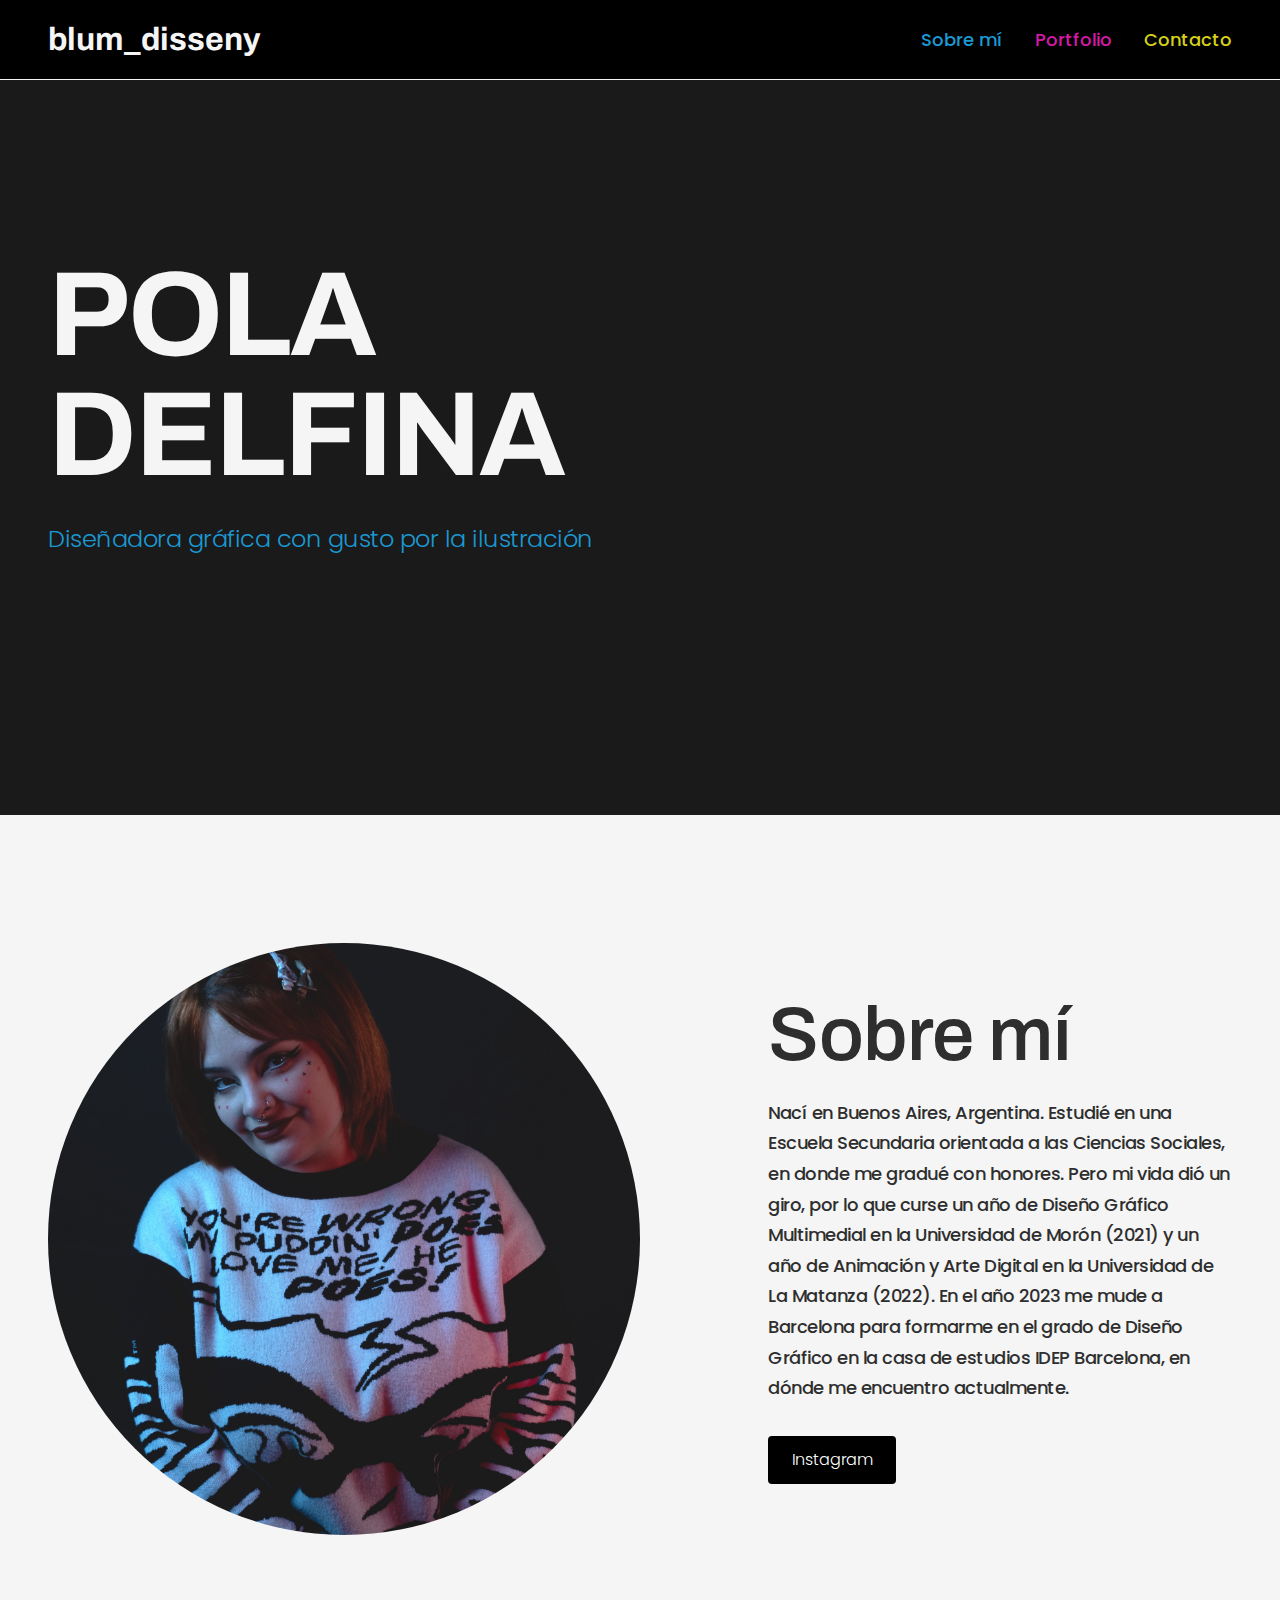
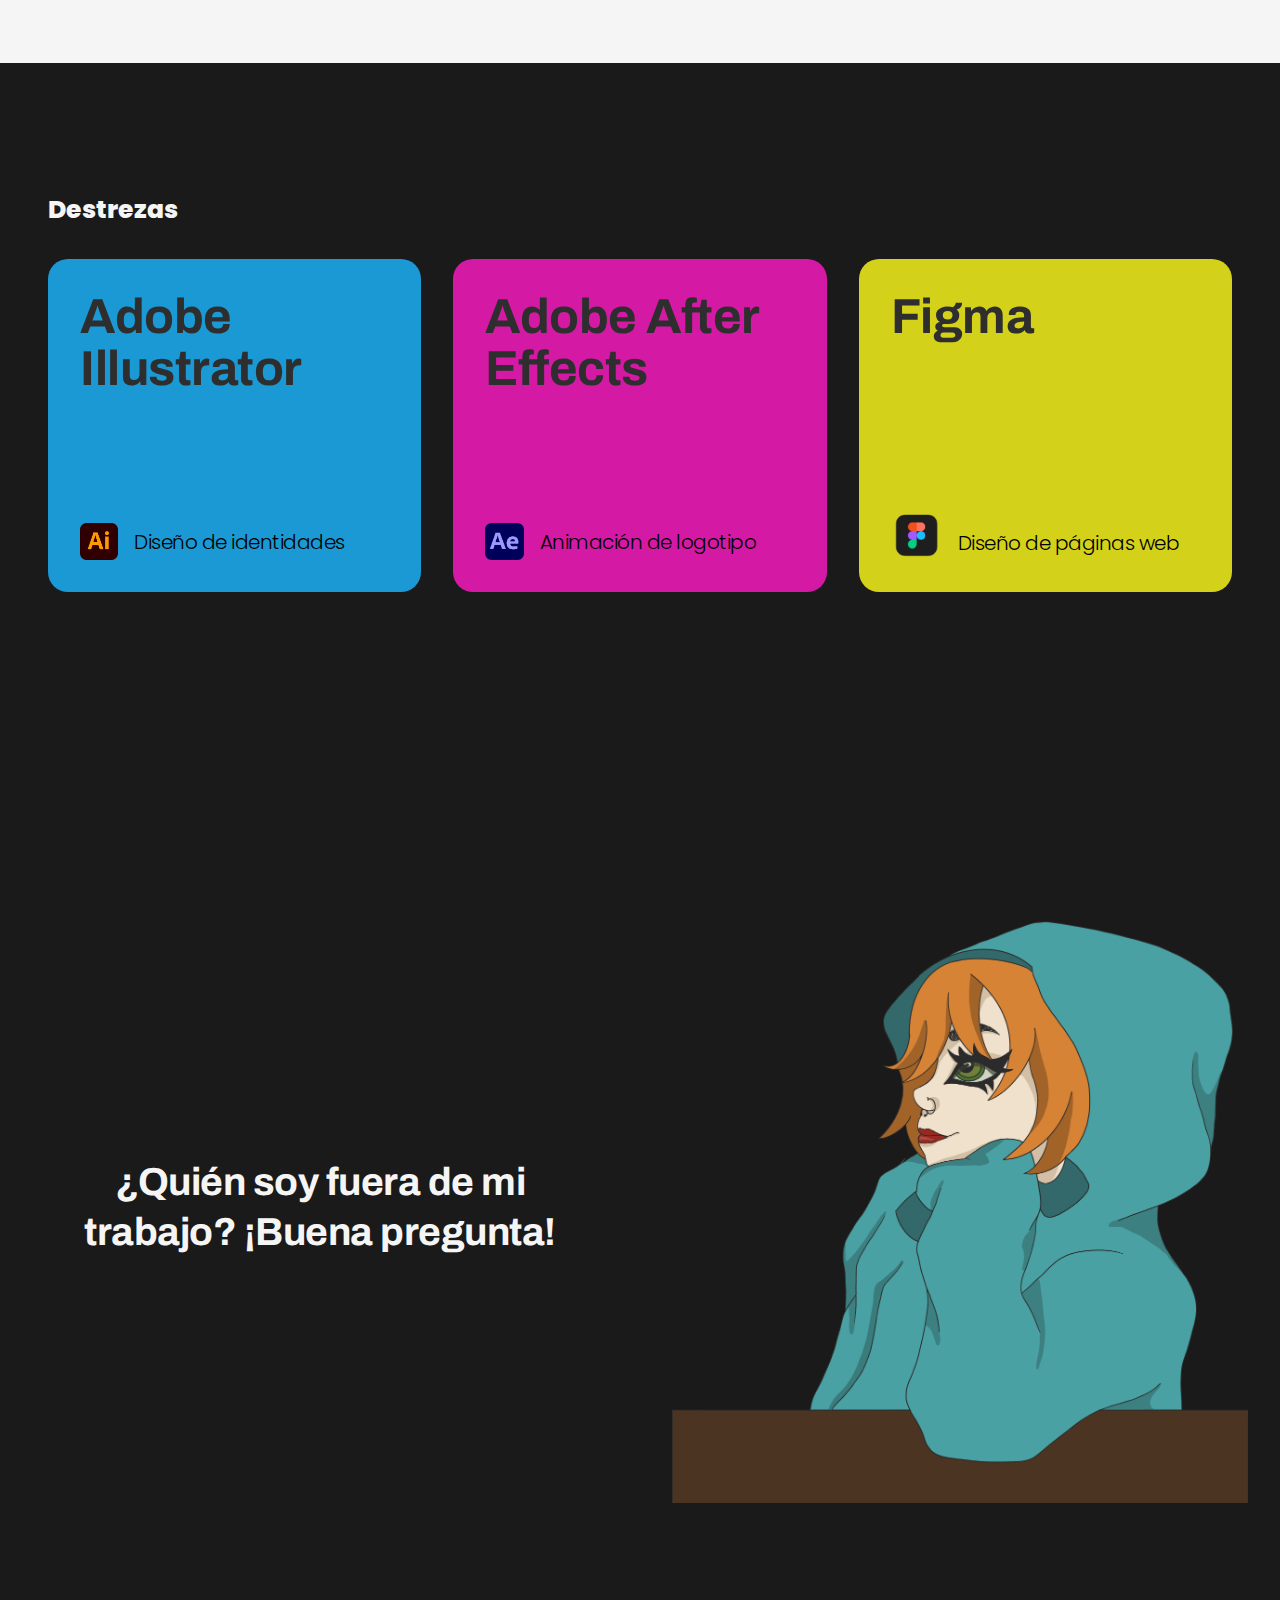
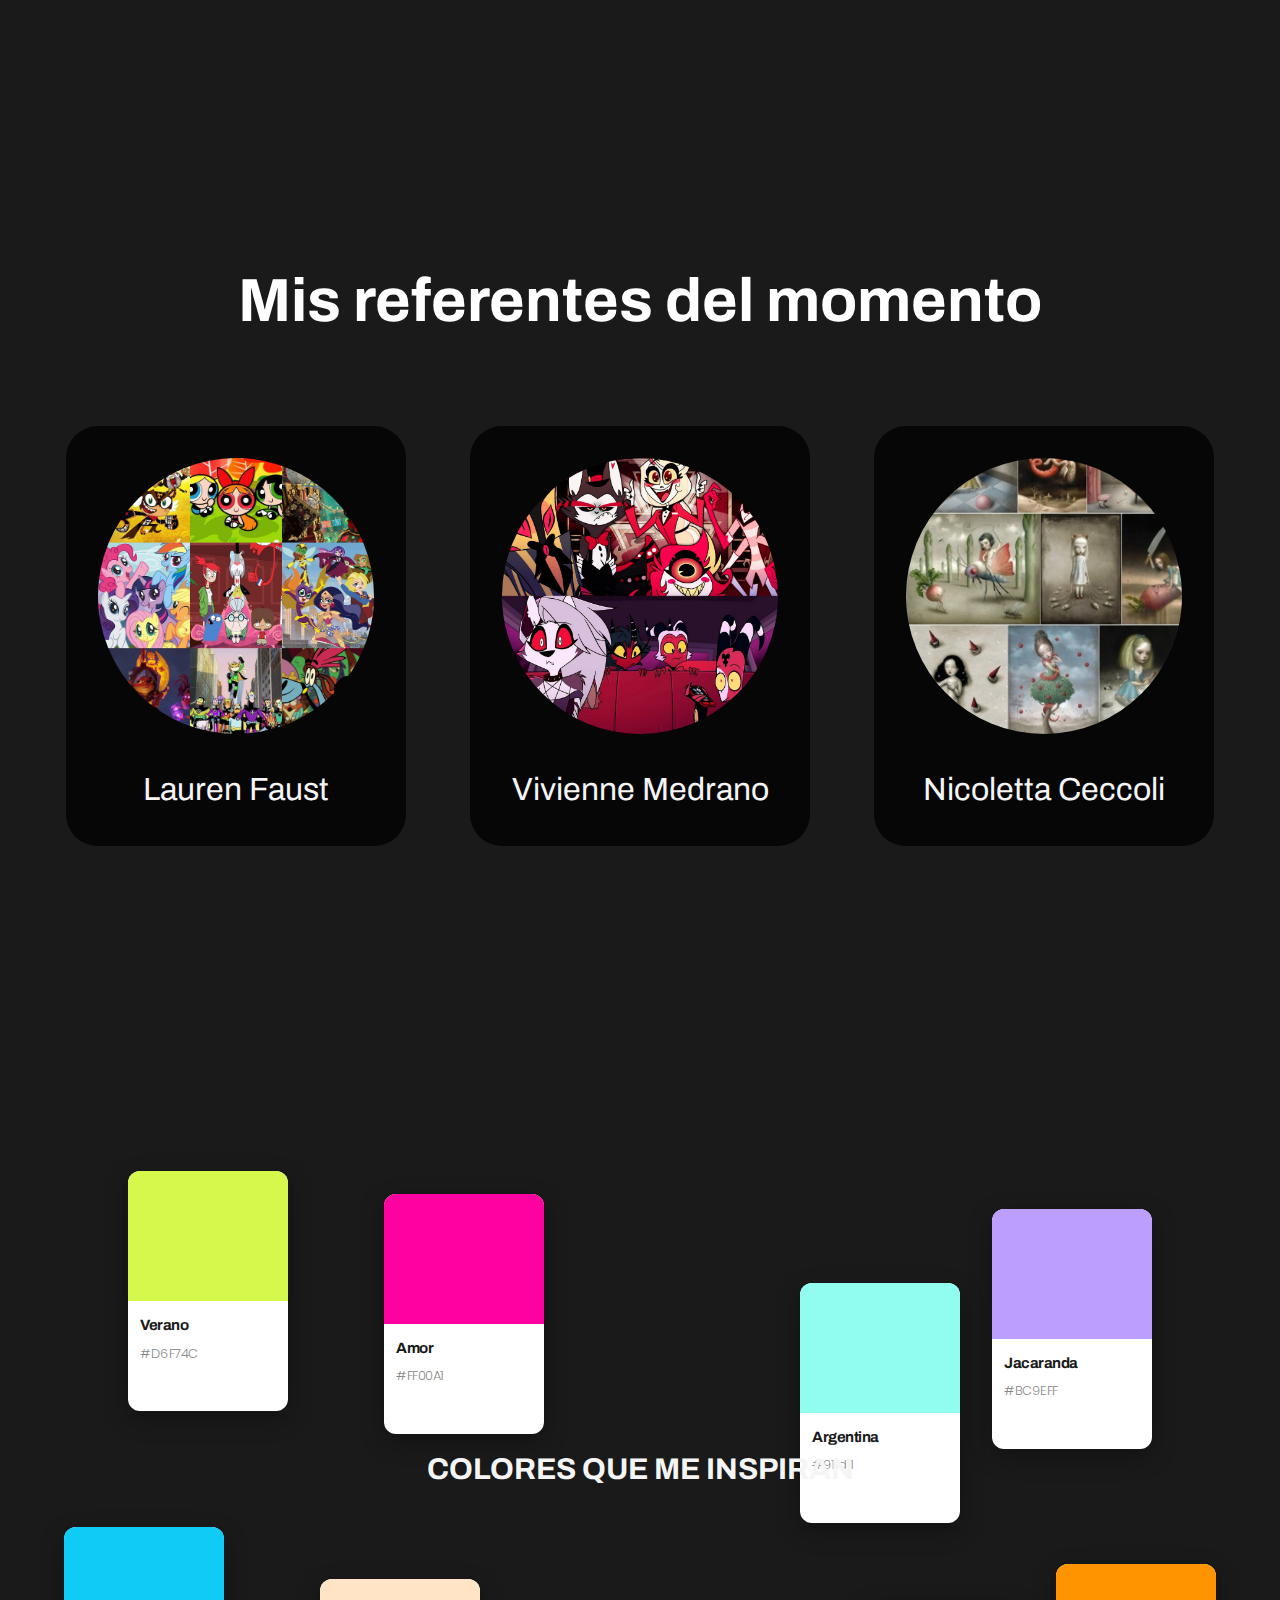
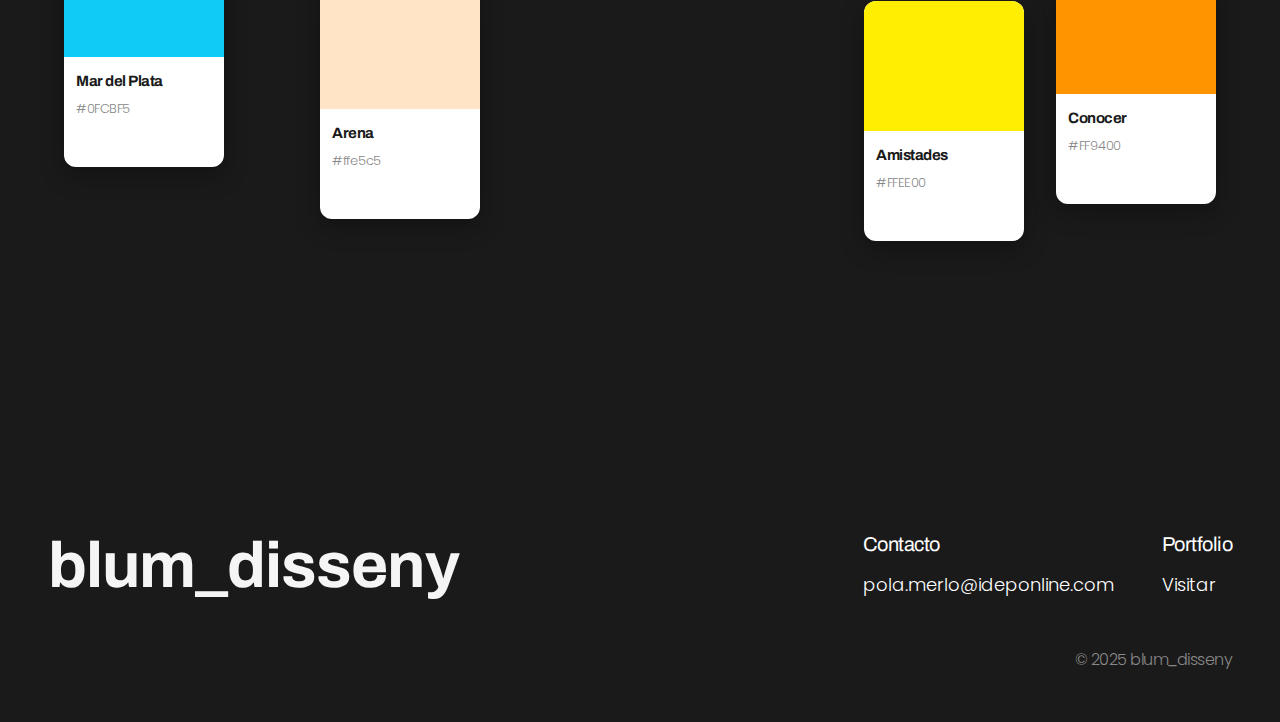
<file: index.html>
<!DOCTYPE html>
<html lang="es">
<!-- Activando GitHub Pages -->
<head>
  <meta charset="UTF-8" />
  <meta http-equiv="X-UA-Compatible" content="IE=edge" />
  <meta name="viewport" content="width=device-width, initial-scale=1.0" />
  <link rel="stylesheet" href="css/reset.css" />
  <link rel="stylesheet" href="css/style.css" />
  <title>blum_disseny</title>
</head>

<body>
  <!-- HEADER -->
  <header class="header">
    <h1>blum_disseny</h1>
    <nav class="navigation">
      <a class="cyan" href="#sobre-mi">Sobre mí</a>
      <a class="magenta" href="portfolio.html">Portfolio</a>
      <a class="yellow" href="https://www.instagram.com/blum_disseny/">Contacto</a>

    </nav>
    <div class="hamburguesa">
      <a href="portfolio.html">
        <img src="img/menu-mobile.svg" />
      </a>
    </div>
  </header>

  <!-- MAIN -->
  <main>
    <!-- HERO -->
    <section class="hero">
      <div class="container hero-container">
        <div class="hero-text">
          <h1 class="hero-title">Pola Delfina</h1>
          <p class="hero-subtitle">Diseñadora gráfica con gusto por la ilustración</p>
        </div>
        <div class="hero-image">
          <img src="img/foto pola.jpg" alt="Pola Delfina retrato" />
        </div>
      </div>
    </section>
  </main>

  <!-- INTRO -->
  <section class="intro">
    <!-- se agrego un span para que el apartado "sobre mi" no se abra de forma automatica tocando el <a> -->
    <span id="sobre-mi" style="position: relative; top: -120px;"></span>
    <div class="container">
      <div class="intro-content">
        <div class="intro-img">
          <img src="img/pfp.jpg" alt="" />
        </div>
        <div class="intro-text">
          <h2 class="serif-big">Sobre mí</h2>
          <p class="sobre-mi">
            Nací en Buenos Aires, Argentina. Estudié en una Escuela Secundaria orientada a las Ciencias Sociales, en
            donde me gradué con honores. Pero mi vida dió un giro, por lo que curse un año de Diseño Gráfico Multimedial
            en la Universidad de Morón (2021) y un año de Animación y Arte Digital en la Universidad de La Matanza
            (2022). En el año 2023 me mude a Barcelona para formarme en el grado de Diseño Gráfico en la casa de
            estudios IDEP Barcelona, en dónde me encuentro actualmente.</p>
          <a href="https://www.instagram.com/blum_disseny/" class="btn">Instagram</a>
        </div>
      </div>
    </div>
  </section>

  <!-- FORTALEZAS -->
  <section class="Fortalezas">
    <div class="container">
      <h3 class="sans-medium titulo-destreza">Destrezas</h3>
      <div class="how-content">
        <div class="how-card illustrator">
          <div class="how-title">
            <h2 class="serif-medium">Adobe Illustrator</h2>
          </div>
          <div class="how-info">
            <img class="imagen-destrezas" src="img/Adobe_Illustrator_CC_icon.svg.png" alt="" />
            <p>
              Diseño de identidades

            </p>
          </div>
        </div>
        <div class="how-card after">
          <div class="how-title">
            <h2 class="serif-medium">Adobe After Effects</h2>
          </div>
          <div class="how-info">
            <img class="imagen-destrezas" src="img/Adobe_After_Effects_CC_icon.svg.png" alt="" />
            <p>
              Animación de logotipo
            </p>
          </div>
        </div>
        <div class="how-card figma">
          <div class="how-title">
            <h2 class="serif-medium">Figma</h2>
          </div>
          <div class="how-info">
            <img class="imagen-destrezas-figma" src="img/pngwing.com.png" alt="" />
            <p class="p-figma">
              Diseño de páginas web
            </p>
          </div>
        </div>
      </div>
    </div>
  </section>

  <!-- QUIEN SOY FUERA -->
  <section class="grwm">
    <div class="grwm-text">
      <div class="h3-wrapper">
        <h3 class="serif-medium">
          ¿Quién soy fuera de mi trabajo? ¡Buena pregunta!
        </h3>
        <img src="img/manga-panel.png" class="hover-img img1" alt="manga">
        <img src="img/eyeliner.png" class="hover-img img2" alt="eyeliner">
        <img src="img/draculaura.png" class="hover-img img3" alt="draculaura">
        <img src="img/valorant-logo.png" class="hover-img img4" alt="valorant">
        <img src="img/tv-anime.png" class="hover-img img5" alt="tv anime">
        <img src="img/league.png" class="hover-img img6" alt="league">
      </div>
    </div>

    <div class="grwm-img">
      <img class="img-quiensoy" src="img/Quien soy.png" alt="Quien soy" />
    </div>
  </section>

  <section class="referentes">
    <div class="container">
      <h3 class="referentes-title">Mis referentes del momento</h3>
      <div class="referentes-grid">

        <!-- REFE 1 -->
        <div class="referente-card">
          <div class="referente-img">
            <img src="img/LaurenFaust.jpg" alt="Lauren Faust">
          </div>
          <h4 class="referente-nombre">Lauren Faust</h4>
        </div>

        <!-- REFE 2 -->
        <div class="referente-card">
          <div class="referente-img">
            <img src="img/Vivianne.jpeg" alt="Vivienne Medrano">
          </div>
          <h4 class="referente-nombre">Vivienne Medrano</h4>
        </div>

        <!-- REFE 3 -->
        <div class="referente-card">
          <div class="referente-img">
            <img src="img/nicoletta.jpg" alt="Nicoletta Ceccoli">
          </div>
          <h4 class="referente-nombre">Nicoletta Ceccoli</h4>
        </div>

      </div>
    </div>
  </section>



  <!-- Colores -->
  <section class="color-collection">
    <div class="color-floating">
      <h2 class="color-title">Colores que me inspiran</h2>

      <div class="pantone-box pantone-1">
        <div class="pantone-color"></div>
        <div class="pantone-label">
          <p class="pantone-name">Verano</p>
          <p class="pantone-code">#D6F74C</p>
        </div>
      </div>

      <div class="pantone-box pantone-2">
        <div class="pantone-color"></div>
        <div class="pantone-label">
          <p class="pantone-name">Jacaranda</p>
          <p class="pantone-code">#BC9EFF</p>
        </div>
      </div>

      <div class="pantone-box pantone-3">
        <div class="pantone-color"></div>
        <div class="pantone-label">
          <p class="pantone-name">Mar del Plata</p>
          <p class="pantone-code">#0FCBF5</p>
        </div>
      </div>

      <div class="pantone-box pantone-4">
        <div class="pantone-color"></div>
        <div class="pantone-label">
          <p class="pantone-name">Conocer</p>
          <p class="pantone-code">#FF9400</p>
        </div>
      </div>

      <div class="pantone-box pantone-5">
        <div class="pantone-color"></div>
        <div class="pantone-label">
          <p class="pantone-name">Amor</p>
          <p class="pantone-code">#FF00A1</p>
        </div>
      </div>

      <div class="pantone-box pantone-6">
        <div class="pantone-color"></div>
        <div class="pantone-label">
          <p class="pantone-name">Amistades</p>
          <p class="pantone-code">#FFEE00</p>
        </div>
      </div>

      <div class="pantone-box pantone-7">
        <div class="pantone-color"></div>
        <div class="pantone-label">
          <p class="pantone-name">Argentina</p>
          <p class="pantone-code">#91fdf1</p>
        </div>
      </div>

      <div class="pantone-box pantone-8">
        <div class="pantone-color"></div>
        <div class="pantone-label">
          <p class="pantone-name">Arena</p>
          <p class="pantone-code">#ffe5c5</p>
        </div>
      </div>


    </div>
  </section>


  <!-- FOOTER -->
  <footer class="footer">
    <div class="container">
      <div class="footer-content">
        <div class="footer-logo">
          <p class="footer-brand">blum_disseny</p>
        </div>
        <div class="footer-info">
          <div class="footer-menu">
            <div class="footer-menu-item">
              <h3 class="serif-small">Contacto</h3>
              <ul>
                <li><a href="mailto:pola.merlo@ideponline.com">pola.merlo@ideponline.com</a></li>
              </ul>
            </div>
            <div class="footer-menu-item">
              <h3 class="serif-small">Portfolio</h3>
              <ul>
                <li><a href="portfolio.html">Visitar</a></li>
              </ul>
            </div>
          </div>
          <div class="footer-copyright">
            <p>© 2025 blum_disseny</p>
          </div>
        </div>
      </div>
    </div>
  </footer>

</body>

</html>
</file>
<file: css/style.css>
/* Fuente googlefonts */

@import url('https://fonts.googleapis.com/css2?family=Poppins:wght@400;600;700&display=swap');
@import url('https://fonts.googleapis.com/css2?family=Archivo:wght@400;700&display=swap');
@import url('https://fonts.googleapis.com/css2?family=Archivo:wght@400;700&family=Poppins:wght@300;400;700&display=swap');




/* GLOBAL */
html {
    scroll-behavior: smooth;
}

#sobre-mi {
    scroll-margin-top: 100px;
}

body {
    font-family: "Poppins";
    font-weight: 300;
    background-color: #1A1A1A;
    color: #F5F5F5;
}

body h2 {
    color: #2e2e2e;
}

body p {
    font-family: "Poppins";
    font-weight: 300;
    font-size: 16px;
    line-height: 1.7;
    letter-spacing: -.5px;
}

.container {
    width: 100%;
    max-width: 1440px;
    padding: 0 48px;
    margin: 0 auto;
}

a {

    text-decoration: none;
}

.ultra {
    font-family: 'Poppins';
    font-weight: 600;
    font-size: 180px;
    letter-spacing: -1px;

}

.serif-big {
    font-family: "Archivo";
    font-weight: 550;
    font-size: 76px;
    line-height: 1.06;
    letter-spacing: -.5px;
}

.serif-medium {
    font-family: "Archivo";
    font-weight: 700;
    font-size: 49px;
    line-height: 1.06;
    letter-spacing: -.5px;
}

.serif-small {
    font-family: "Archivo";
    font-weight: 400;
    font-size: 32px;
    line-height: 1.06;
    letter-spacing: -.5px;
}


.sans-medium {
    font-family: "Poppins";
    font-weight: 300;
    font-size: 20px;
}

.sans-small {
    font-family: "Poppins";
    font-weight: 300;
}



section {
    padding: 128px 0;
}


.btn {
    display: inline-block;
    padding: 12px 24px;
    border-radius: 4px;
    background-color: #000000;
    color: #ffffff;
}

.btn:hover {
    background-color: #1a99d4;
    border-radius: 8px;
    box-shadow: 0px 0px 30px -3px rgb(221, 129, 175);
}

/* HEADER */
.header {
    position: fixed;
    top: 0;
    left: 0;
    width: 100%;
    height: 80px;
    padding: 0 48px;
    display: flex;
    align-items: center;
    justify-content: space-between;
    background-color: #000;
    border-bottom: 1px solid #F5F5F5;
    z-index: 1000;
}

.header h1 {
    font-size: 32px;
    color: #F5F5F5;
    font-family: "Archivo";
}

.navigation {
    display: flex;
    gap: 32px;
}


/* HEADER LINKS */

.cyan {
    color: #1a99d4;
    font-weight: 500;
    font-size: 18px;
}

.magenta {
    color: #d41aa5;
    font-weight: 500;
    font-size: 18px;
}

.yellow {
    color: #d4d11a;
    font-weight: 500;
    font-size: 18px;
}

.header .navigation a:hover {
    color: #ffffff;
}

.hamburguesa {
    display: none;
}

/* HERO */
.hero {
    background-color: #1A1A1A;
    padding: 128px 0;
}

.hero-container {
    display: flex;
    align-items: center;
    justify-content: space-between;
    gap: 64px;
}

.hero-text {
    flex: 1;
    color: #F5F5F5;
}

.hero-title {
    font-family: "Archivo";
    font-size: 120px;
    font-weight: 700;
    line-height: 1;
    letter-spacing: -2px;
    text-transform: uppercase;
    margin-bottom: 24px;
    max-width: 6ch;

}

.hero-subtitle {
    font-size: 24px;
    font-weight: 300;
    color: #1a99d4;
}

.hero-image {
    flex: 1;
    display: flex;
    justify-content: center;
    object-fit: cover;
    box-shadow: 0 10px 40px rgba(0, 0, 0, 0.4);
    animation: fade-in-up 1.2s ease-out 0.4s forwards;
    opacity: 0;
}

@keyframes fade-in-up {
    0% {
        opacity: 0;
        transform: translateY(40px) scale(0.95);
    }

    100% {
        opacity: 1;
        transform: translateY(0) scale(1);
    }
}

.hero-image img {
    max-width: 100%;
    height: auto;
    border-radius: 24px;
    object-fit: cover;
    box-shadow: 0 10px 40px rgba(0, 0, 0, 0.4);
}




/* INTRO */

.intro {
    background-color: #F5F5F5;
    color: #1A1A1A;
}

.intro-content {
    display: flex;
    align-items: center;
    gap: 128px;
}

.intro-img {
    border-radius: 100%;
    overflow: hidden;
    max-width: 50%;
}

.intro-text {
    flex: 0 1 50%;
}

.intro-text h2 {
    color: #2e2e2e;
    margin-bottom: 22px;
    max-width: 11ch;
}

.intro-text p {
    color: #2e2e2e;
    margin-bottom: 32px;
}

.sobre-mi {
    font-size: 18px;
    color: #2e2e2e;
    font-weight: 500;
}

/* FORTALEZAS */

.titulo-destreza {
    font-weight: 800;
    font-size: 25px;
    margin-bottom: 30px;
    color: #F5F5F5;

}

.how-content {
    display: flex;
    gap: 32px;
}

.how-card {

    display: flex;
    flex-direction: column;
    justify-content: space-between;
    padding: 32px;
    border-radius: 20px;
    flex: 0 1 33%;
    color: #2e2e2e;
}

.how-info p {
    min-height: 32px;
    display: flex;
    align-items: center;
    justify-content: center;
    font-size: 20px;
    color: #000000;
}

.p-figma {
    margin-top: 20px;
}


.imagen-destrezas {
    width: 3vw;
}

.imagen-destrezas-figma {
    width: 4vw;
    margin-bottom: -4px;
}

.illustrator {
    background-color: #1a99d4;
}

.after {
    background-color: #d41aa5;
}

.figma {
    background-color: #d4d11a;
}

.how-card h2 {
    margin-bottom: 128px;
    max-width: 11ch;
}

.how-card:hover {
    box-shadow: 0px 0px 57px -3px rgba(0, 0, 0, 0.52);
    transform: translateY(-5px);
}

.how-card:hover h2 {
    color: #ffffff;
}

.how-info {
    display: flex;
    align-items: center;
    gap: 16px;
    color: #888888;
}

.how-info img {
    transition: transform 0.3s ease;
}

.how-card:hover .how-info img {
    transform: rotate(180deg);
}



.how-info {
    display: flex;
    align-items: center;
    gap: 16px;
    color: #888888;
}

.how-info img {
    transition: transform 0.3s ease;
}

.how-card:hover .how-info img {
    transform: rotate(90deg);
}


/* QUIEN SOY */

.serif-medium {
    position: relative;
    z-index: 2;
}

.grwm {
    display: flex;
    flex-wrap: wrap;
    margin: 64px 0;
    align-items: center;
}

.grwm-text {
    flex: 0 1 50%;
    display: flex;
    flex-direction: column;
    justify-content: center;
    align-items: center;
    text-align: center;
    padding: 32px 64px;
}

.grwm-text h3 {
    font-size: 39px;
    line-height: 1.3;
}

.grwm-img {
    flex: 0 1 50%;
    display: flex;
    justify-content: center;
    background-color: #1A1A1A;
}

.img-quiensoy {
    max-width: 90%;
    height: auto;
    object-fit: contain;
}

.h3-wrapper {
    position: relative;
    display: inline-block;
}

.hover-img {
    position: absolute;
    width: 200px;
    height: auto;
    opacity: 0;
    pointer-events: none;
    transition: opacity 0.3s ease;
    z-index: 1;
}

.img1 {
    top: 200px;
    left: 6px;
}

.img2 {
    bottom: 70px;
    right: -60px;
}

.img3 {
    bottom: 80px;
    left: 40%;
    transform: translateX(-50%);
}

.img4 {
    bottom: 170%;
    left: -40px;
}

.img5 {
    top: 190%;
    right: -20px;
}

.img6 {
    top: 190px;
    left: 290px;
}

.h3-wrapper:hover .hover-img {
    opacity: 1;
}

/*REFERENTES*/
.referentes {
    background-color: #1A1A1A;
    padding: 160px 0;
    text-align: center;
}

.referentes-title {
    font-family: "Archivo";
    font-size: 61px;
    font-weight: 700;
    margin-bottom: 80px;
    color: #ffffff;
}

.referentes-grid {
    display: flex;
    justify-content: center;
    gap: 64px;
    flex-wrap: wrap;
}

.referente-card {
    background-color: #060606;
    padding: 32px;
    border-radius: 32px;
    transition: transform 0.3s ease, box-shadow 0.3s ease;
    width: 340px;
}

.referente-card:hover {
    transform: translateY(-12px);
    box-shadow: 0px 20px 50px rgba(255, 255, 255, 0.4);
}

.referente-img {
    width: 100%;
    aspect-ratio: 1 / 1;
    overflow: hidden;
    border-radius: 50%;
    margin-bottom: 32px;
}

.referente-img img {
    width: 100%;
    height: 100%;
    object-fit: cover;
    transition: transform 0.3s ease;
}

.referente-card:hover .referente-img img {
    transform: scale(1.08);
}

.referente-nombre {
    font-family: "Archivo";
    font-size: 32px;
    font-weight: 400;
    color: #F5F5F5;
}


/*COLORES*/
.color-collection {
    position: relative;
    background-color: #1A1A1A;
    height: 1000px;
    overflow: hidden;
}

.color-floating {
    position: relative;
    width: 100%;
    height: 100%;
}

.color-title {
    position: absolute;
    top: 45%;
    left: 50%;
    transform: translate(-50%, -50%);
    font-size: 30px;
    font-family: "Archivo";
    font-weight: 700;
    text-transform: uppercase;
    color: #F5F5F5;
    z-index: 5;
    text-align: center;
}

/* Pantone */
.pantone-box {
    position: absolute;
    width: 160px;
    height: 240px;
    background-color: #ffffff;
    border-radius: 12px;
    box-shadow: 0 8px 24px rgba(0, 0, 0, 0.3);
    z-index: 1;
    overflow: hidden;
    animation: pantone-float 4s ease-in-out infinite;
}

.pantone-color {
    height: 130px;
    width: 100%;
}

.pantone-label {
    padding: 12px;
    background-color: #ffffff;
    color: #1A1A1A;
}

.pantone-name {
    font-family: "Archivo";
    font-weight: 700;
    font-size: 15px;
    margin: 0;
}

.pantone-code {
    font-size: 13px;
    color: #888888;
    margin-top: 4px;
}

/* DISPLAY */
.pantone-1 {
    top: 5%;
    left: 10%;
}

.pantone-2 {
    top: 10%;
    right: 10%;
}

.pantone-3 {
    bottom: 15%;
    left: 5%;
}

.pantone-4 {
    bottom: 10%;
    right: 5%;
}

.pantone-5 {
    top: 8%;
    left: 30%;
}

.pantone-6 {
    bottom: 5%;
    right: 20%;
}

.pantone-7 {
    top: 20%;
    right: 25%;
}

.pantone-8 {
    bottom: 8%;
    left: 25%;
}




/* COLORES FONDO */
.pantone-1 .pantone-color {
    background-color: #D6F74C;
}

.pantone-2 .pantone-color {
    background-color: #BC9EFF;
}

.pantone-3 .pantone-color {
    background-color: #0FCBF5;
}

.pantone-4 .pantone-color {
    background-color: #FF9400;
}

.pantone-5 .pantone-color {
    background-color: #FF00A1;
}

.pantone-6 .pantone-color {
    background-color: #FFEE00;
}

.pantone-7 .pantone-color {
    background-color: #91fdf1;
}

.pantone-8 .pantone-color {
    background-color: #ffe5c5;
}

@keyframes pantone-float {
    0% {
        transform: translateY(0px);
    }

    50% {
        transform: translateY(-24px);
    }

    100% {
        transform: translateY(0px);
    }
}

.pantone-1 {
    animation-delay: 0s;
}

.pantone-2 {
    animation-delay: 0.4s;
}

.pantone-3 {
    animation-delay: 0.8s;
}

.pantone-4 {
    animation-delay: 0.2s;
}

.pantone-5 {
    animation-delay: 0.6s;
}

.pantone-6 {
    animation-delay: 1s;
}

.pantone-7 {
    animation-delay: 0.3s;
}

.pantone-8 {
    animation-delay: 0.7s;
}


/*FOOTER*/
.footer {
    padding: 128px 0 48px 0;
}

.footer-content {
    display: flex;
    justify-content: space-between;
    align-items: flex-start;
    gap: 32px;
}

.footer-logo {
    flex: 0 1 70%;
}

.footer-brand {
    font-family: "Archivo";
    font-size: 64px;
    font-weight: 700;
    letter-spacing: -1px;
    color: #F5F5F5;
    line-height: 1;
}

.footer-info {
    flex: 0 1 30%;
    display: flex;
    flex-direction: column;
    gap: 24px;
}

.footer-menu {
    display: flex;
    gap: 48px;
    justify-content: flex-end;
}

.footer-menu-item h3 {
    margin-bottom: 16px;
    font-size: 20px;
    color: #ffffff;
}

.footer-menu-item ul {
    list-style: none;
    padding: 0;
    margin: 0;
}

.footer .footer-menu a {
    color: #FFFFFF;
    font-size: 18px;
    text-decoration: none;
}

.footer .footer-menu a:hover {
    color: #d41aa5;
}

.footer-copyright {
    margin-top: 24px;
    font-size: 14px;
    color: #888888;
    text-align: right;
}



/* Animaciones */

@keyframes ascendente {
    0% {
        opacity: 0;
        transform: translateY(100px);
    }

    100% {
        transform: translateY(0);
    }
}

@keyframes translate-left {
    0% {
        opacity: 0;
        transform: translateX(100px);
    }

    100% {
        opacity: 100;
        transform: translateX(0);
    }
}

@keyframes giro-constante {
    0% {
        transform: rotate(0deg);
    }

    50% {
        transform: rotate(-180deg);
    }

    100% {
        transform: rotate(-360deg);
    }
}

@keyframes zoom-out {
    0% {
        opacity: 0;
        transform: translateY(40px) scaleY(.6);
    }

    100% {
        opacity: 100;
        transform: translateY(0);
    }
}


/*RESPONSIVE*/
@media (max-width: 990px) {

    /* HEADER */
    .header {
        flex-direction: column;
        align-items: flex-start;
        height: auto;
        padding: 16px 24px;
        gap: 16px;
    }

    .header h1 {
        font-size: 28px;
    }

    .navigation {
        display: none;
    }

    .hamburguesa {
        display: block;
        position: absolute;
        top: 24px;
        right: 24px;
        cursor: pointer;
    }

    /* HERO */
    .hero {
        padding: 96px 0;
    }

    .hero-container {
        flex-direction: column;
        gap: 48px;
    }

    .hero-text {
        width: 100%;
        text-align: center;
    }

    .hero-title {
        font-size: 64px;
        max-width: 100%;
        text-align: center;
    }

    .hero-subtitle {
        font-size: 20px;
        text-align: center;
    }

    .hero-image {
        width: 100%;
        justify-content: center;
    }

    /* INTRO */
    .intro-content {
        flex-direction: column;
        gap: 64px;
        text-align: center;
    }

    .intro-img {
        margin: 0 auto;
    }

    .intro-text {
        width: 100%;
    }

    .intro-text h2 {
        font-size: 48px;
        max-width: 100%;
    }

    /* FORTALEZAS */
    .how-content {
        flex-direction: column;
        gap: 32px;
    }

    .how-card {
        width: 100%;
    }

    .how-card h2 {
        font-size: 32px;
        margin-bottom: 32px;
    }

    .how-info p {
        font-size: 18px;
    }

    .imagen-destrezas,
    .imagen-destrezas-figma {
        width: 10vw;
    }

    /* QUIÉN SOY */
    .grwm {
        flex-direction: column;
    }

    .grwm-text,
    .grwm-img {
        width: 100%;
        padding: 24px;
    }

    .grwm-text {
        display: flex;
        flex-direction: column;
        align-items: center;
    }

    .grwm-text h3 {
        font-size: 26px;
        margin-bottom: 24px;
    }

    .h3-wrapper {
        position: relative;
        width: 100%;
        max-width: 360px;
        display: flex;
        flex-wrap: wrap;
        justify-content: center;
        gap: 16px;
        padding-top: 12px;
    }

    /* Tuve que aplicar !important porque no me funcionaba la distribucion de los PNG */
    .hover-img {
        position: relative !important;
        top: auto !important;
        left: auto !important;
        right: auto !important;
        bottom: auto !important;
        transform: none !important;

        height: 80px;
        width: auto;
        object-fit: contain;
        opacity: 1;
        pointer-events: none;
        transition: transform 0.2s ease, opacity 0.2s ease;
        z-index: 1;
    }

    /* REFERENTES */
    .referentes-title {
        font-size: 39px;
        margin-bottom: 48px;
    }

    .referentes-grid {
        gap: 32px;
    }

    .referente-card {
        width: 100%;
        max-width: 300px;
        margin: 0 auto;
    }

    /* COLORES */
    .color-title {
        font-size: 22px;
        top: 49%;
    }



    .pantone-name {
        font-size: 13px;
    }

    .pantone-code {
        font-size: 11px;
    }

    .pantone-1 {
        top: 2%;
        left: 10%;
    }

    .pantone-2 {
        top: 8%;
        right: 10%;
    }

    .pantone-3 {
        bottom: 4%;
        left: 5%;
    }

    .pantone-4 {
        bottom: 10%;
        right: 5%;
    }

    .pantone-5 {
        top: 8%;
        left: 30%;
    }

    .pantone-6 {
        bottom: 2%;
        right: 20%;
    }

    .pantone-7 {
        top: 1%;
        right: 25%;
    }

    .pantone-8 {
        bottom: 9%;
        left: 25%;
    }

    /* FOOTER */
    .footer-content {
        flex-direction: column;
        align-items: flex-start;
        gap: 32px;
    }

    .footer-logo,
    .footer-info {
        flex: 1 1 auto;
        width: 100%;
    }

    .footer-menu {
        flex-direction: column;
        align-items: flex-start;
        gap: 24px;
    }

    .footer-menu-item h3 {
        font-size: 18px;
    }

    .footer .footer-menu a {
        font-size: 16px;
    }

    .footer-brand {
        font-size: 48px;
    }

    .footer-copyright {
        font-size: 12px;
        text-align: left;
    }

    /* Animaciones para responsive */

    @keyframes translate-rigth {
        0% {
            opacity: 0;
            transform: translateX(-100px);
        }

        100% {
            opacity: 100;
            transform: translateX(0);
        }
    }

}
</file>
